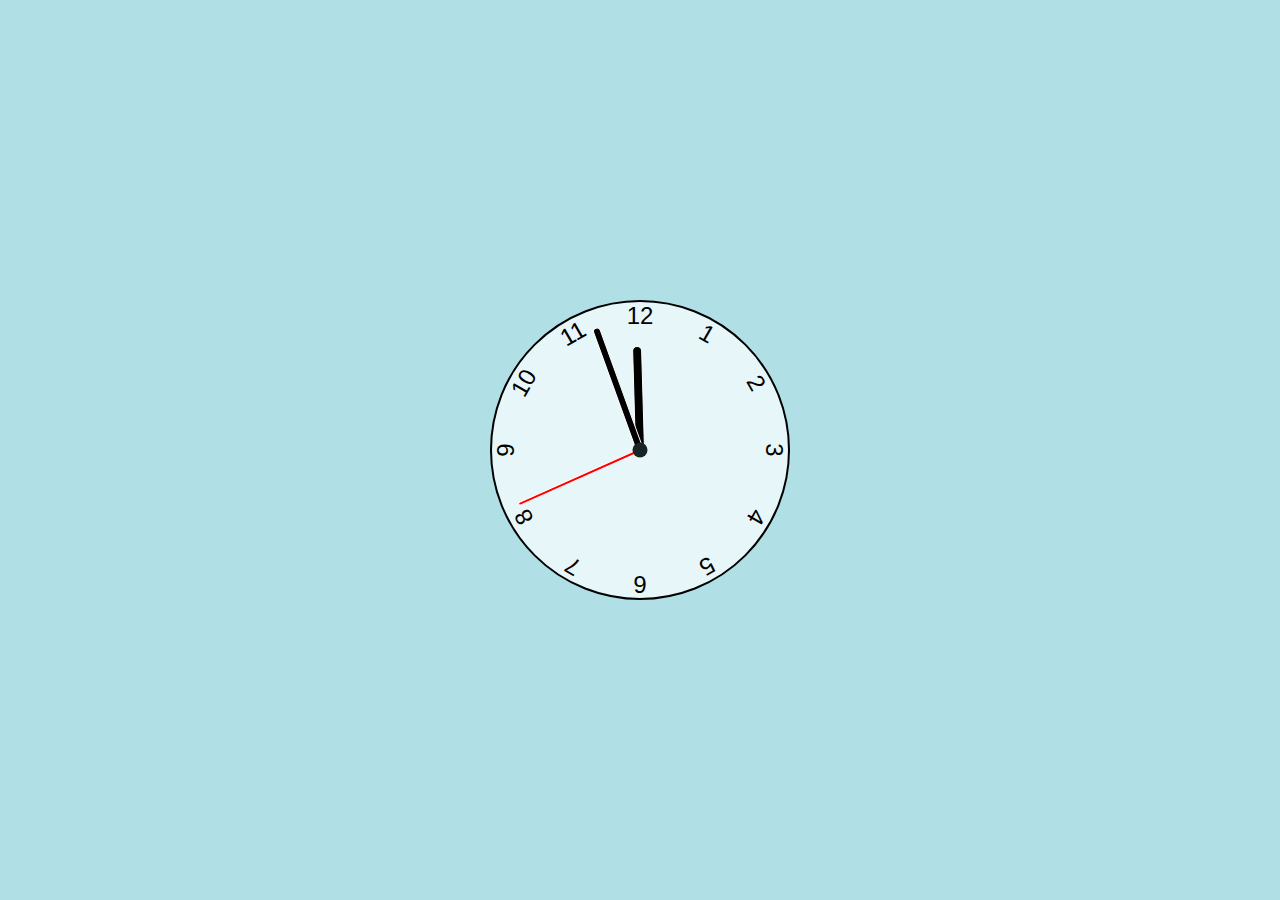
<file: index.html>
<!DOCTYPE html>
<html lang="en">
  <head>
    <meta charset="UTF-8" />
    <meta http-equiv="X-UA-Compatible" content="IE=edge" />
    <meta name="viewport" content="width=device-width, initial-scale=1.0" />
    <title>Document</title>
    <link rel="stylesheet" href="Style.css" />
  </head>
  <body>
   <div class="clock">
    <div class="hand hour" data-hour-hand></div>
    <div class="hand minute" data-minute-hand></div>
    <div class="hand second"data-second-hand></div>
    <div class="number number1">1</div>
    <div class="number number2">2</div>
    <div class="number number3">3</div>
    <div class="number number4">4</div>
    <div class="number number5">5</div>
    <div class="number number6">6</div>
    <div class="number number7">7</div>
    <div class="number number8">8</div>
    <div class="number number9">9</div>
    <div class="number number10">10</div>
    <div class="number number11">11</div>
    <div class="number number12">12</div>
   </div>
  </body>
  <script src="index.js"></script>
</html>
</file>
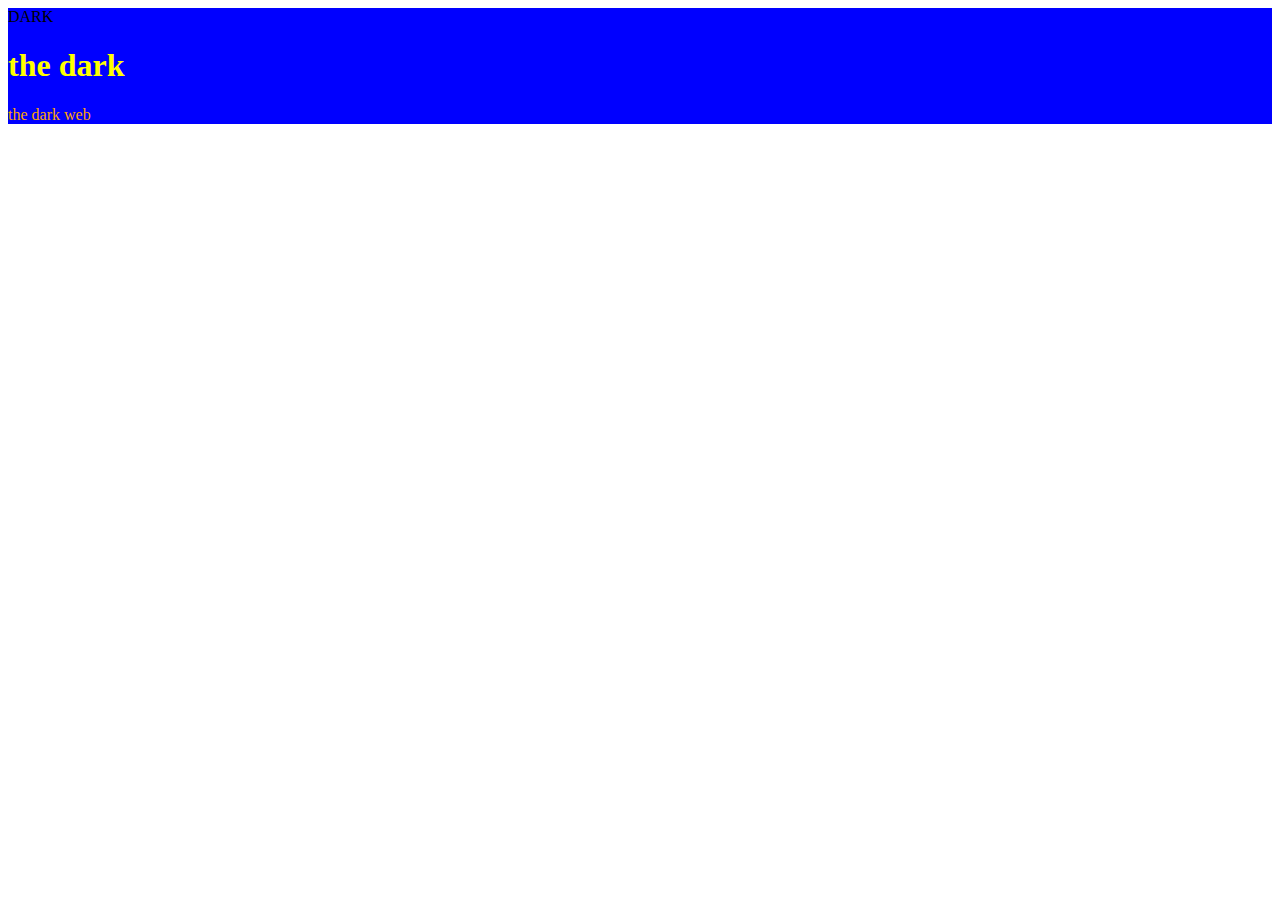
<file: dark.html>
<!DOCTYPE html>
<html lang="en">
<head>
    <meta charset="UTF-8">
    <meta http-equiv="X-UA-Compatible" content="IE=edge">
    <meta name="viewport" content="width=device-width, initial-scale=1.0">
    <title>Dark</title>
    <link rel="stylesheet" href="/styledark.css">

    
</head>
<body>
   <div class="header">DARK
    <h1>the dark</h1>
    <p>the dark web</p>
   </div>
</body>
</html>
</file>
<file: Style.css>
*,
*::after,
*::before {
  margin: 0;
  padding: 0;
  box-sizing: border-box;
  font-family: "Franklin Gothic Medium", "Arial Narrow", Arial, sans-serif;
}

body {
  background-color: powderblue;
  display: flex;
  justify-content: center;
  align-items: center;
  min-height: 100vh;
  overflow: hidden;
}
body .clock {
  position: relative;
  width: 300px;
  height: 300px;
  background-color: rgba(255, 255, 255, 0.7);
  border-radius: 50%;
  border: 2px solid black;
}
body .clock .number {
  position: absolute;
  font-size: 1.5rem;
  --rotation: 0;
  width: 100%;
  height: 100%;
  text-align: center;
  transform: rotate(var(--rotation));
}
body .clock .number1 {
  --rotation: 30deg;
}
body .clock .number2 {
  --rotation: 60deg;
}
body .clock .number3 {
  --rotation: 90deg;
}
body .clock .number4 {
  --rotation: 120deg;
}
body .clock .number5 {
  --rotation: 150deg;
}
body .clock .number6 {
  --rotation: 180deg;
}
body .clock .number7 {
  --rotation: 210deg;
}
body .clock .number8 {
  --rotation: 240deg;
}
body .clock .number9 {
  --rotation: 270deg;
}
body .clock .number10 {
  --rotation: 300deg;
}
body .clock .number11 {
  --rotation: 330deg;
}
body .clock .hand {
  --rotation:0;
  position: absolute;
  bottom: 50%;
  left: 50%;
  width: 10px;
  height: 50%;
  border: 1px solid white;
  border-top-left-radius: 10px;
  border-top-right-radius: 10px;
  transform-origin: bottom;
  z-index: 5;
  transform: translateX(-50%) rotate(calc(var(--rotation) * 1deg));
}
body .clock .second {
  width: 4px;
  height: 45%;
  background-color: red;
}
body .clock .hour {
  width: 10px;
  height: 35%;
  background: #000;
}
body .clock .minute {
  width: 8px;
  height: 44%;
  background: #000;
}
body .clock::after {
  content: " ";
  position: absolute;
  background: rgb(24, 35, 36);
  z-index: 10;
  width: 15px;
  height: 15px;
  top: 50%;
  left: 50%;
  transform: translate(-50%, -50%);
  border-radius: 50%;
}

/*# sourceMappingURL=Style.css.map */
</file>
<file: styledark.css>
.header{
    background-color: blue;
    width: 100%;
}
.header h1{
color: yellow;
}
.header p{
    color: orange;
}
</file>
